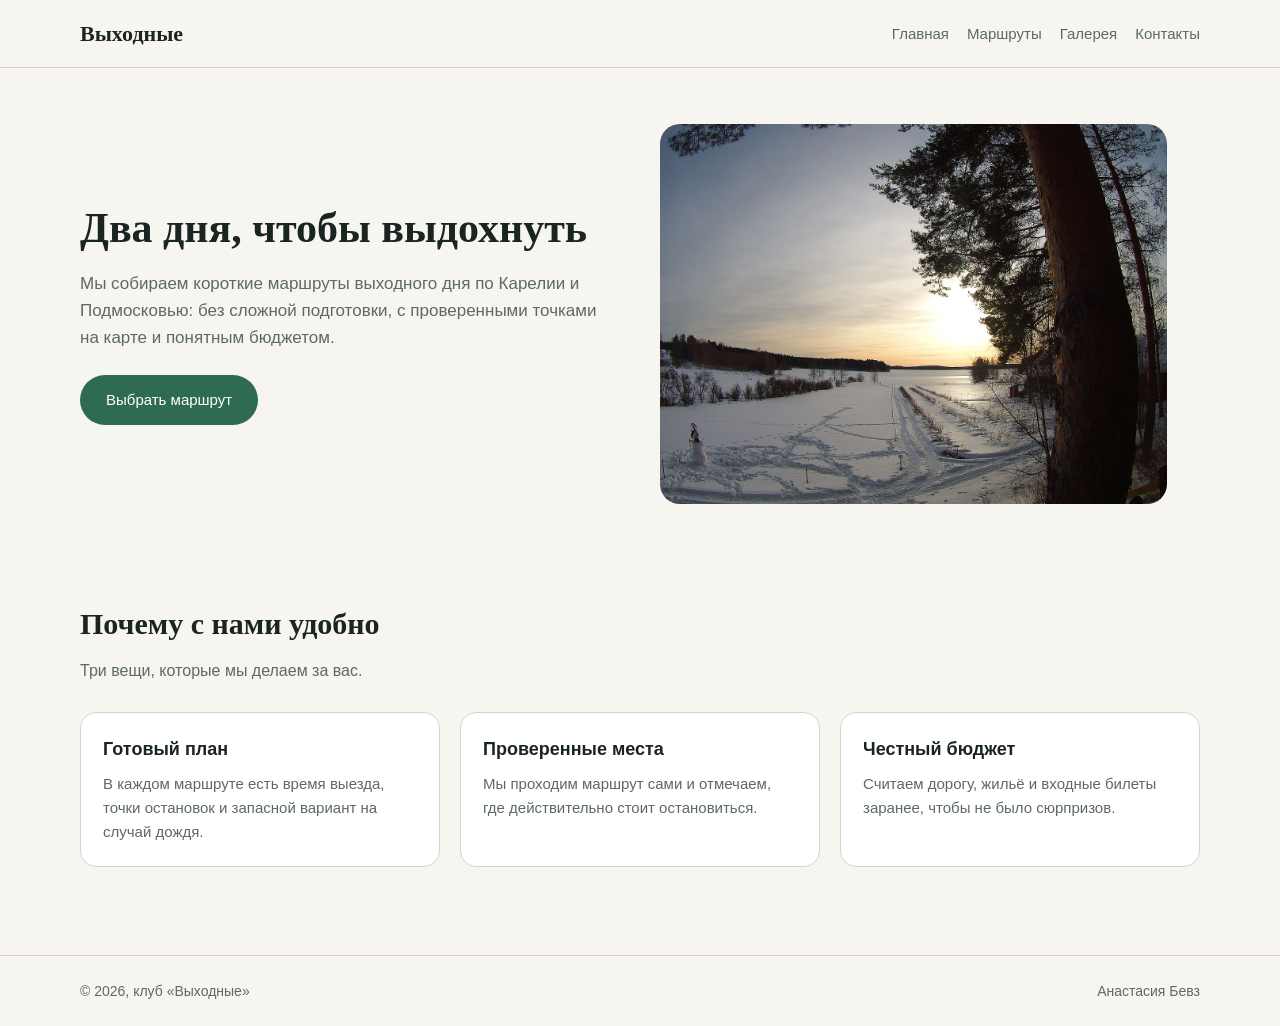
<file: index.html>
<!DOCTYPE html>
<html lang="ru">
<head>
    <meta charset="utf-8">
    <meta name="viewport" content="width=device-width, initial-scale=1">
    <title>Выходные — клуб пеших маршрутов</title>
    <link rel="stylesheet" href="css/style.css">
</head>
<body>
    <header class="site-header">
        <div class="site-header__inner">
            <a class="logo" href="index.html">Выходные</a>
            <nav class="nav">
                <a href="index.html">Главная</a>
                <a href="routes.html">Маршруты</a>
                <a href="gallery.html">Галерея</a>
                <a href="contacts.html">Контакты</a>
            </nav>
        </div>
    </header>

    <main class="container">
        <section class="hero">
            <div>
                <h1>Два дня, чтобы выдохнуть</h1>
                <p>Мы собираем короткие маршруты выходного дня по Карелии и Подмосковью: без сложной подготовки,
                    с проверенными точками на карте и понятным бюджетом.</p>
                <a class="button" href="routes.html">Выбрать маршрут</a>
            </div>
            <img src="img/karelia.jpg" alt="Озеро и сосновый лес в Карелии">
        </section>

        <section class="section">
            <h2 class="section__title">Почему с нами удобно</h2>
            <p class="section__lead">Три вещи, которые мы делаем за вас.</p>
            <div class="features">
                <article class="feature">
                    <h3>Готовый план</h3>
                    <p>В каждом маршруте есть время выезда, точки остановок и запасной вариант на случай дождя.</p>
                </article>
                <article class="feature">
                    <h3>Проверенные места</h3>
                    <p>Мы проходим маршрут сами и отмечаем, где действительно стоит остановиться.</p>
                </article>
                <article class="feature">
                    <h3>Честный бюджет</h3>
                    <p>Считаем дорогу, жильё и входные билеты заранее, чтобы не было сюрпризов.</p>
                </article>
            </div>
        </section>
    </main>

    <footer class="site-footer">
        <div class="site-footer__inner">
            <span>© 2026, клуб «Выходные»</span>
            <span>Анастасия Бевз</span>
        </div>
    </footer>
</body>
</html>
</file>
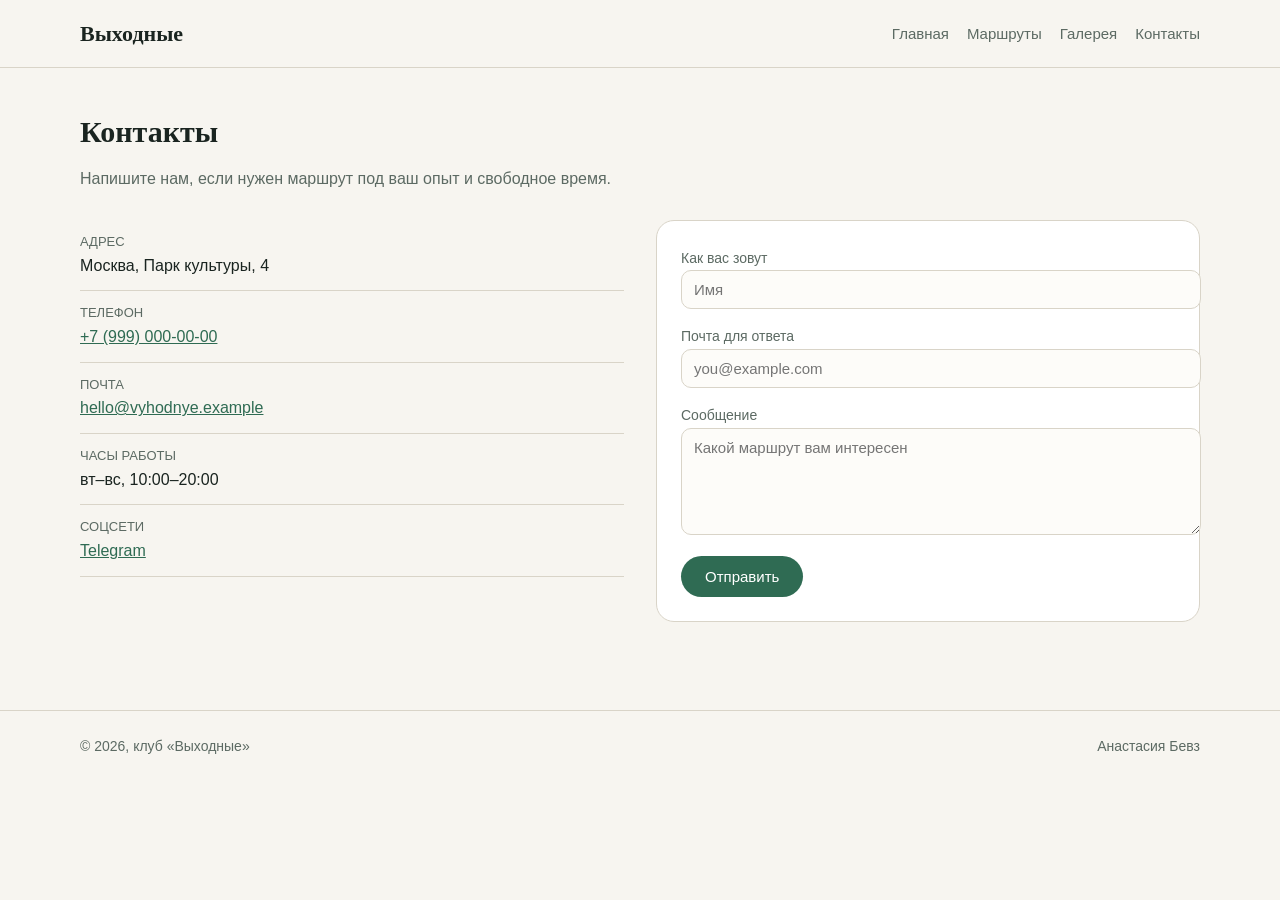
<file: contacts.html>
<!DOCTYPE html>
<html lang="ru">
<head>
    <meta charset="utf-8">
    <meta name="viewport" content="width=device-width, initial-scale=1">
    <title>Контакты — клуб «Выходные»</title>
    <link rel="stylesheet" href="css/style.css">
</head>
<body>
    <header class="site-header">
        <div class="site-header__inner">
            <a class="logo" href="index.html">Выходные</a>
            <nav class="nav">
                <a href="index.html">Главная</a>
                <a href="routes.html">Маршруты</a>
                <a href="gallery.html">Галерея</a>
                <a href="contacts.html">Контакты</a>
            </nav>
        </div>
    </header>

    <main class="container">
        <section class="section">
            <h2 class="section__title">Контакты</h2>
            <p class="section__lead">Напишите нам, если нужен маршрут под ваш опыт и свободное время.</p>

            <div class="contacts">
                <ul class="contact-list">
                    <li><span>Адрес</span>Москва, Парк культуры, 4</li>
                    <li><span>Телефон</span><a href="tel:+79990000000">+7 (999) 000-00-00</a></li>
                    <li><span>Почта</span><a href="mailto:hello@vyhodnye.example">hello@vyhodnye.example</a></li>
                    <li><span>Часы работы</span>вт–вс, 10:00–20:00</li>
                    <li><span>Соцсети</span><a href="https://t.me/">Telegram</a></li>
                </ul>

                <form action="#" method="post">
                    <div>
                        <label for="name">Как вас зовут</label>
                        <input id="name" name="name" type="text" placeholder="Имя" required>
                    </div>
                    <div>
                        <label for="email">Почта для ответа</label>
                        <input id="email" name="email" type="email" placeholder="you@example.com" required>
                    </div>
                    <div>
                        <label for="message">Сообщение</label>
                        <textarea id="message" name="message" rows="5" placeholder="Какой маршрут вам интересен"></textarea>
                    </div>
                    <button type="submit">Отправить</button>
                </form>
            </div>
        </section>
    </main>

    <footer class="site-footer">
        <div class="site-footer__inner">
            <span>© 2026, клуб «Выходные»</span>
            <span>Анастасия Бевз</span>
        </div>
    </footer>
</body>
</html>
</file>
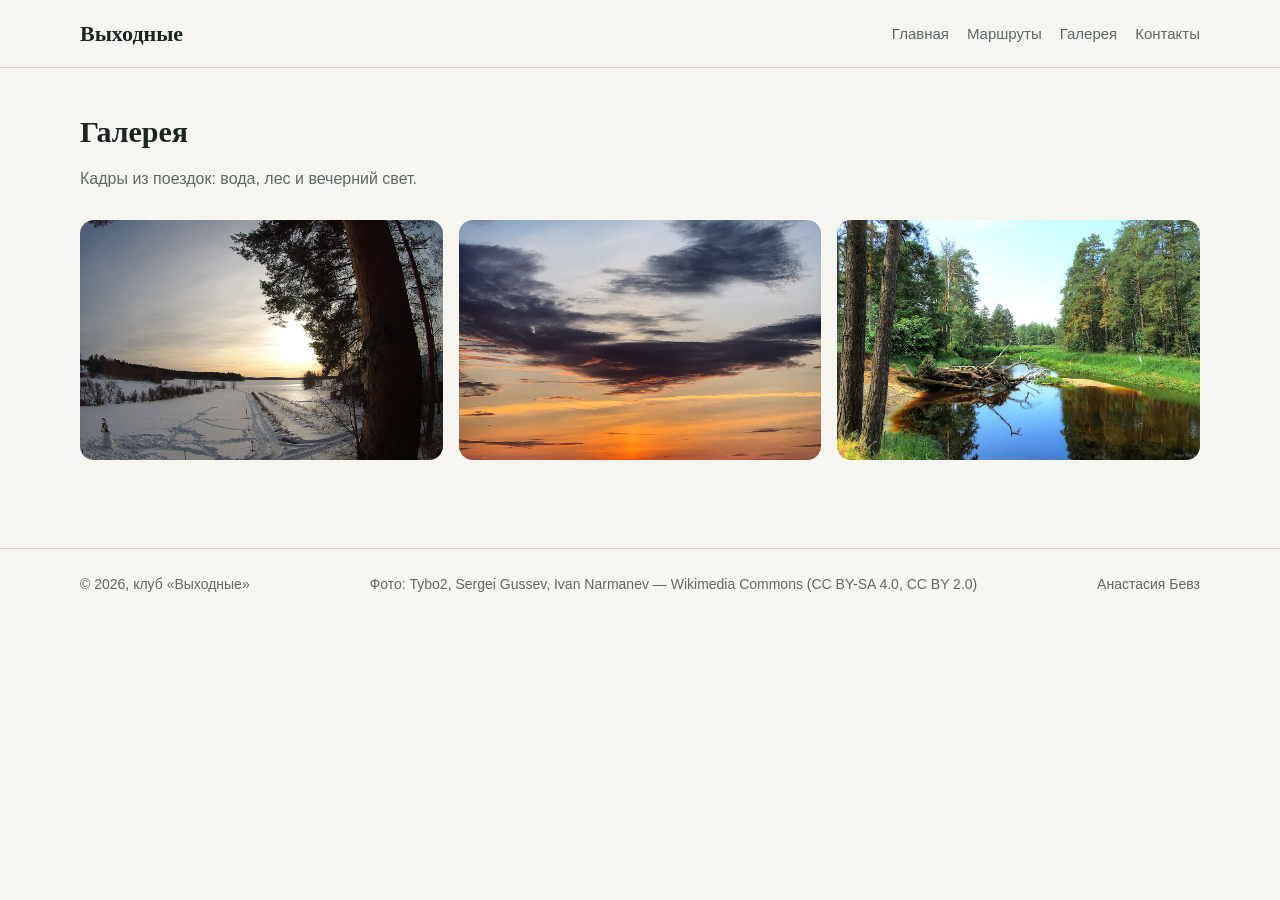
<file: gallery.html>
<!DOCTYPE html>
<html lang="ru">
<head>
    <meta charset="utf-8">
    <meta name="viewport" content="width=device-width, initial-scale=1">
    <title>Галерея — клуб «Выходные»</title>
    <link rel="stylesheet" href="css/style.css">
</head>
<body>
    <header class="site-header">
        <div class="site-header__inner">
            <a class="logo" href="index.html">Выходные</a>
            <nav class="nav">
                <a href="index.html">Главная</a>
                <a href="routes.html">Маршруты</a>
                <a href="gallery.html">Галерея</a>
                <a href="contacts.html">Контакты</a>
            </nav>
        </div>
    </header>

    <main class="container">
        <section class="section">
            <h2 class="section__title">Галерея</h2>
            <p class="section__lead">Кадры из поездок: вода, лес и вечерний свет.</p>

            <div class="gallery">
                <img src="img/karelia.jpg" alt="Озеро и лес в Карелии">
                <img src="img/onega.jpg" alt="Закат над Онежским озером">
                <img src="img/nerskaya.jpg" alt="Река Нерская в Подмосковье">
            </div>
        </section>
    </main>

    <footer class="site-footer">
        <div class="site-footer__inner">
            <span>© 2026, клуб «Выходные»</span>
            <span>Фото: Tybo2, Sergei Gussev, Ivan Narmanev — Wikimedia Commons (CC BY-SA 4.0, CC BY 2.0)</span>
            <span>Анастасия Бевз</span>
        </div>
    </footer>
</body>
</html>
</file>
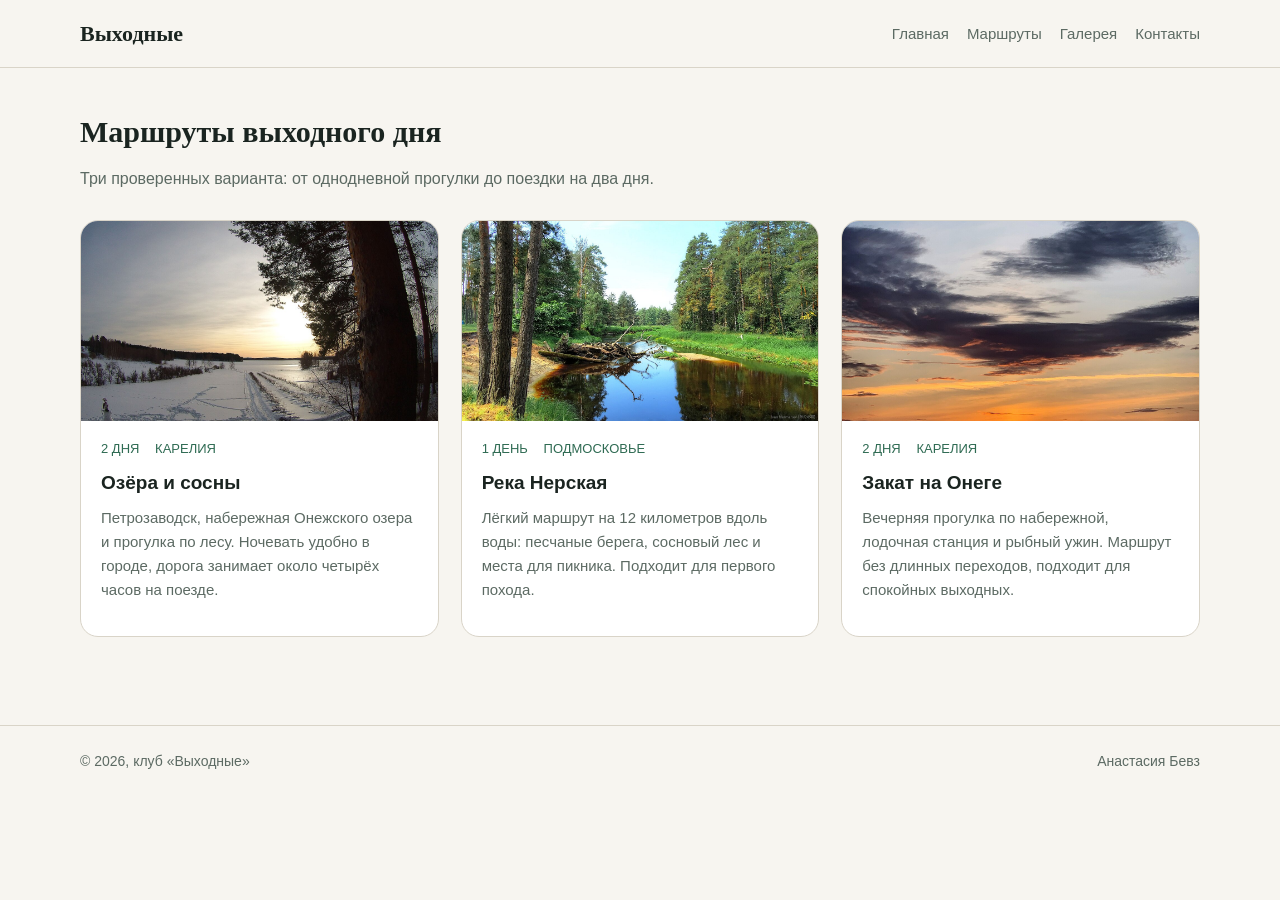
<file: routes.html>
<!DOCTYPE html>
<html lang="ru">
<head>
    <meta charset="utf-8">
    <meta name="viewport" content="width=device-width, initial-scale=1">
    <title>Маршруты — клуб «Выходные»</title>
    <link rel="stylesheet" href="css/style.css">
</head>
<body>
    <header class="site-header">
        <div class="site-header__inner">
            <a class="logo" href="index.html">Выходные</a>
            <nav class="nav">
                <a href="index.html">Главная</a>
                <a href="routes.html">Маршруты</a>
                <a href="gallery.html">Галерея</a>
                <a href="contacts.html">Контакты</a>
            </nav>
        </div>
    </header>

    <main class="container">
        <section class="section">
            <h2 class="section__title">Маршруты выходного дня</h2>
            <p class="section__lead">Три проверенных варианта: от однодневной прогулки до поездки на два дня.</p>

            <div class="cards">
                <article class="card">
                    <img src="img/karelia.jpg" alt="Карельское озеро">
                    <div class="card__body">
                        <div class="meta">
                            <span>2 дня</span>
                            <span>Карелия</span>
                        </div>
                        <h3>Озёра и сосны</h3>
                        <p>Петрозаводск, набережная Онежского озера и прогулка по лесу. Ночевать удобно в городе,
                            дорога занимает около четырёх часов на поезде.</p>
                    </div>
                </article>

                <article class="card">
                    <img src="img/nerskaya.jpg" alt="Река Нерская под Москвой">
                    <div class="card__body">
                        <div class="meta">
                            <span>1 день</span>
                            <span>Подмосковье</span>
                        </div>
                        <h3>Река Нерская</h3>
                        <p>Лёгкий маршрут на 12 километров вдоль воды: песчаные берега, сосновый лес и места
                            для пикника. Подходит для первого похода.</p>
                    </div>
                </article>

                <article class="card">
                    <img src="img/onega.jpg" alt="Закат на Онежском озере">
                    <div class="card__body">
                        <div class="meta">
                            <span>2 дня</span>
                            <span>Карелия</span>
                        </div>
                        <h3>Закат на Онеге</h3>
                        <p>Вечерняя прогулка по набережной, лодочная станция и рыбный ужин. Маршрут без
                            длинных переходов, подходит для спокойных выходных.</p>
                    </div>
                </article>
            </div>
        </section>
    </main>

    <footer class="site-footer">
        <div class="site-footer__inner">
            <span>© 2026, клуб «Выходные»</span>
            <span>Анастасия Бевз</span>
        </div>
    </footer>
</body>
</html>
</file>
<file: css/style.css>
body {
    margin: 0;
    font-family: "Segoe UI", Arial, sans-serif;
    color: #1a2420;
    background: #f7f5f0;
    line-height: 1.6;
}

a {
    color: #2f6b53;
}

img {
    display: block;
    max-width: 100%;
}

/* шапка */
.site-header {
    position: sticky;
    top: 0;
    z-index: 20;
    background: #f7f5f0;
    border-bottom: 1px solid #d9d4c8;
}

.site-header__inner {
    display: flex;
    align-items: center;
    justify-content: space-between;
    max-width: 1120px;
    margin: 0 auto;
    padding: 16px 24px;
}

.logo {
    font-family: Georgia, "Times New Roman", serif;
    font-size: 22px;
    font-weight: bold;
    color: #1a2420;
    text-decoration: none;
}

.nav {
    display: flex;
    flex-wrap: wrap;
    gap: 18px;
}

.nav a {
    font-size: 15px;
    color: #5c6a63;
    text-decoration: none;
}

.nav a:hover {
    color: #2f6b53;
}

.container {
    max-width: 1120px;
    margin: 0 auto;
    padding: 0 24px;
}

.hero {
    display: grid;
    grid-template-columns: 1fr 1fr;
    gap: 40px;
    align-items: center;
    padding: 56px 0;
}

.hero h1 {
    margin: 0 0 16px;
    font-family: Georgia, "Times New Roman", serif;
    font-size: 42px;
    line-height: 1.2;
}

.hero p {
    margin: 0 0 24px;
    font-size: 17px;
    color: #5c6a63;
}

.hero img {
    border-radius: 20px;
    height: 380px;
    object-fit: cover;
}

.button {
    display: inline-block;
    padding: 13px 26px;
    border-radius: 30px;
    background: #2f6b53;
    color: #fff;
    font-size: 15px;
    text-decoration: none;
}

.section {
    padding: 40px 0;
}

.section__title {
    margin: 0 0 10px;
    font-family: Georgia, "Times New Roman", serif;
    font-size: 30px;
}

.section__lead {
    margin: 0 0 28px;
    color: #5c6a63;
}

.features {
    display: grid;
    grid-template-columns: repeat(3, 1fr);
    gap: 20px;
}

.feature {
    padding: 22px;
    background: #fff;
    border: 1px solid #d9d4c8;
    border-radius: 16px;
}

.feature h3 {
    margin: 0 0 8px;
    font-size: 18px;
}

.feature p {
    margin: 0;
    font-size: 15px;
    color: #5c6a63;
}

.cards {
    display: grid;
    grid-template-columns: repeat(3, 1fr);
    gap: 22px;
}

.card {
    background: #fff;
    border: 1px solid #d9d4c8;
    border-radius: 18px;
    overflow: hidden;
}

.card img {
    width: 100%;
    height: 200px;
    object-fit: cover;
}

.card__body {
    padding: 18px 20px 22px;
}

.card h3 {
    margin: 0 0 8px;
    font-size: 19px;
}

.card p {
    margin: 0 0 12px;
    font-size: 15px;
    color: #5c6a63;
}

.meta {
    margin-bottom: 8px;
    font-size: 13px;
    color: #2f6b53;
    text-transform: uppercase;
}

.meta span {
    margin-right: 12px;
}

.gallery {
    display: grid;
    grid-template-columns: repeat(3, 1fr);
    gap: 16px;
}

.gallery img {
    width: 100%;
    height: 240px;
    object-fit: cover;
    border-radius: 14px;
}

.contacts {
    display: grid;
    grid-template-columns: 1fr 1fr;
    gap: 32px;
    align-items: start;
}

.contact-list {
    list-style: none;
    margin: 0;
    padding: 0;
}

.contact-list li {
    padding: 12px 0;
    border-bottom: 1px solid #d9d4c8;
}

.contact-list span {
    display: block;
    font-size: 13px;
    color: #5c6a63;
    text-transform: uppercase;
}

form {
    display: grid;
    gap: 14px;
    padding: 24px;
    background: #fff;
    border: 1px solid #d9d4c8;
    border-radius: 18px;
}

label {
    font-size: 14px;
    color: #5c6a63;
}

input,
textarea {
    width: 100%;
    padding: 10px 12px;
    border: 1px solid #d9d4c8;
    border-radius: 10px;
    font-family: inherit;
    font-size: 15px;
    background: #fdfcf9;
}

button {
    justify-self: start;
    padding: 12px 24px;
    border: none;
    border-radius: 30px;
    background: #2f6b53;
    color: #fff;
    font-family: inherit;
    font-size: 15px;
}

.site-footer {
    margin-top: 48px;
    border-top: 1px solid #d9d4c8;
}

.site-footer__inner {
    display: flex;
    flex-wrap: wrap;
    justify-content: space-between;
    max-width: 1120px;
    margin: 0 auto;
    padding: 24px;
    font-size: 14px;
    color: #5c6a63;
}

@media (max-width: 900px) {
    .features,
    .cards,
    .gallery {
        grid-template-columns: repeat(2, 1fr);
    }

    .hero h1 {
        font-size: 34px;
    }
}

@media (max-width: 700px) {
    .hero,
    .contacts {
        grid-template-columns: 1fr;
    }

    .hero img {
        height: 260px;
    }

    .features,
    .cards,
    .gallery {
        grid-template-columns: 1fr;
    }
}
</file>
